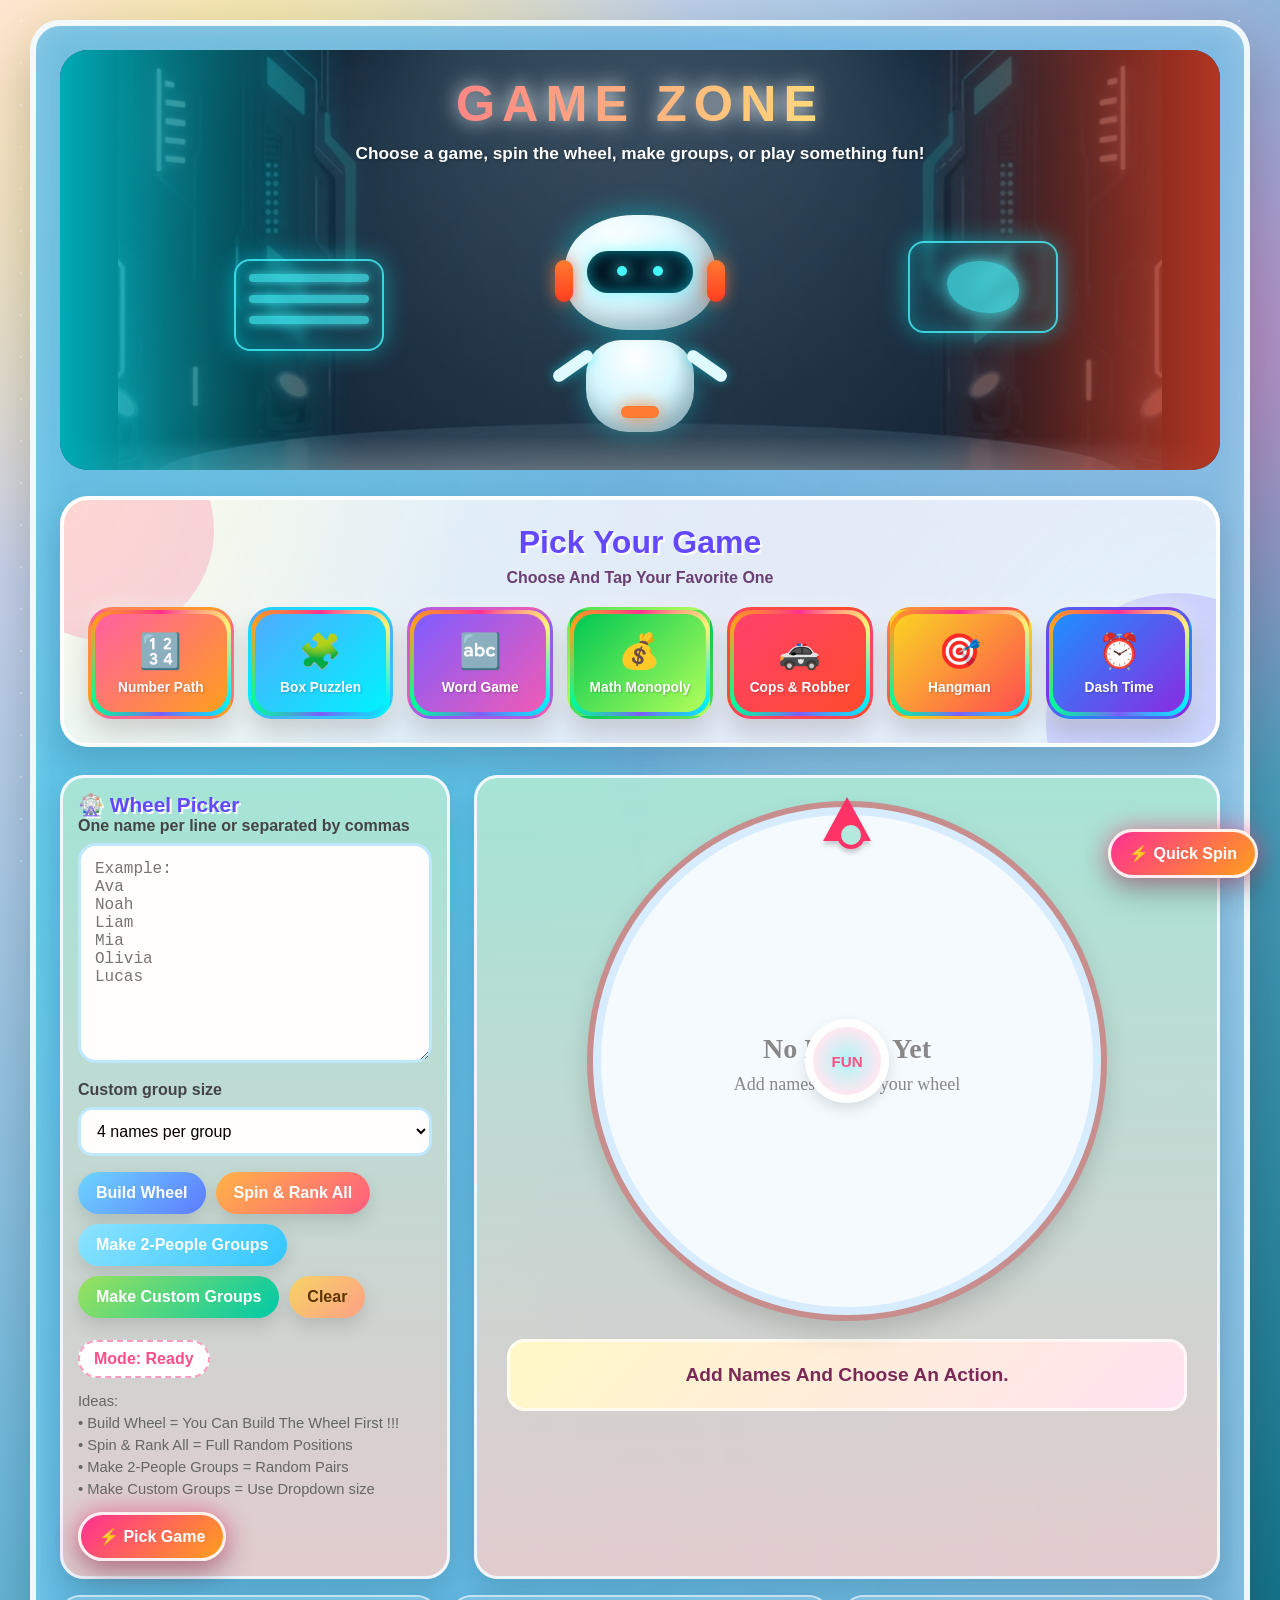
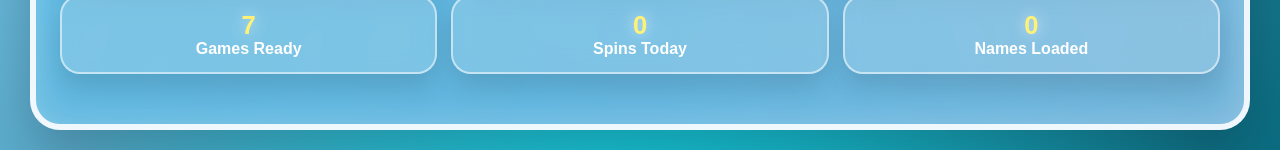
<file: index.html>
<!DOCTYPE html>
<html lang="en">

<head>
    <meta charset="UTF-8" />
    <meta name="viewport" content="width=device-width, initial-scale=1.0" />

    <title>🎮 Game Zone</title>

    <style>
        * {
            box-sizing: border-box;
        }

        html {
            scroll-behavior: smooth;
        }

        body {
            margin: 0;
            font-family: "Trebuchet MS", "Comic Sans MS", sans-serif;
            min-height: 100vh;
            padding: 20px;
            overflow-x: hidden;
            background:
                radial-gradient(circle at 20% 10%, rgba(255, 241, 118, 0.8), transparent 25%),
                radial-gradient(circle at 90% 20%, rgba(255, 111, 183, 0.65), transparent 25%),
                radial-gradient(circle at 50% 90%, rgba(0, 242, 254, 0.75), transparent 35%),
                linear-gradient(135deg, #ffe0f3, #6bb8db, #0a6d82);
        }

        body::before {
            content: "";
            position: fixed;
            inset: 0;
            pointer-events: none;
            background-image:
                radial-gradient(circle, rgba(255, 255, 255, .75) 1px, transparent 1px),
                radial-gradient(circle, rgba(0, 242, 254, .45) 1px, transparent 1px);
            background-size: 42px 42px, 70px 70px;
            animation: bgSparkle 18s linear infinite;
            opacity: .55;
            z-index: 0;
        }

        @keyframes bgSparkle {
            from {
                background-position: 0 0, 0 0;
            }

            to {
                background-position: 240px 300px, -260px 220px;
            }
        }

        .app {
            position: relative;
            z-index: 1;
            width: 100%;
            max-width: 1220px;
            margin: 0 auto;
            background: rgba(108, 179, 223, 0.9);
            border-radius: 30px;
            padding: 24px;
            box-shadow:
                0 22px 55px rgba(0, 0, 0, 0.22),
                inset 0 0 35px rgba(255, 255, 255, .25);
            border: 6px solid rgba(255, 255, 255, 0.9);
            overflow: hidden;
        }

        .app::before {
            content: "";
            position: absolute;
            inset: -120px;
            background: conic-gradient(from 0deg,
                    transparent,
                    rgba(255, 255, 255, .22),
                    transparent,
                    rgba(0, 242, 254, .22),
                    transparent);
            animation: appGlowSpin 12s linear infinite;
            z-index: -1;
        }

        @keyframes appGlowSpin {
            to {
                transform: rotate(360deg);
            }
        }

        /* .bot-hero {
            position: relative;
            min-height: 420px;
            margin-bottom: 26px;
            border-radius: 28px;
            overflow: hidden;
            background:
                radial-gradient(circle at 50% 44%, rgba(113, 50, 216, 0.34), transparent 34%),
                radial-gradient(circle at 75% 55%, rgba(255, 79, 135, 0.28), transparent 30%),
                linear-gradient(135deg, #030712, #081827 48%, #eedc66);
            border: 4px solid rgba(255, 255, 255, 0.85);
            box-shadow:
                0 18px 40px rgba(0, 0, 0, 0.35),
                inset 0 0 45px rgba(0, 242, 254, 0.16);
        } */


        /* .bot-hero {
            position: relative;
            min-height: 420px;
            margin-bottom: 26px;
            border-radius: 28px;
            overflow: hidden;
            background:
                linear-gradient(rgba(3, 7, 18, 0.72), rgba(3, 7, 18, 0.78)),
                url("images/IMG_0612.jpeg"),
                radial-gradient(circle at 50% 44%, rgba(0, 242, 254, 0.34), transparent 34%),
                radial-gradient(circle at 75% 55%, rgba(255, 79, 135, 0.28), transparent 30%),
                linear-gradient(135deg, #030712, #081827 48%, #1d0811);
            background-size: cover, cover, auto, auto, auto;
            background-position: center, center, center, center, center;
            border: 4px solid rgba(255, 255, 255, 0.85);
            box-shadow:
                0 18px 40px rgba(0, 0, 0, 0.35),
                inset 0 0 45px rgba(0, 242, 254, 0.16);
        } */


        .bot-hero {
            position: relative;
            min-height: 420px;
            margin-bottom: 26px;
            border-radius: 28px;
            overflow: hidden;

            background:
                linear-gradient(rgba(3, 7, 18, 0.65), rgba(3, 7, 18, 0.7)),
                url("IMG_0612.jpeg");

            background-size: 90% auto;
            background-repeat: no-repeat;
            background-position: center;

            background-color: #030712;
            /* fills empty space */
        }




        */ .bot-hero::before {
            content: "";
            position: absolute;
            inset: 0;
            background:
                linear-gradient(90deg, transparent, rgba(0, 242, 254, 0.18), transparent),
                repeating-linear-gradient(0deg,
                    transparent 0px,
                    transparent 24px,
                    rgba(255, 255, 255, 0.04) 25px);
            animation: scanMove 3.8s linear infinite;
        }

        @keyframes scanMove {
            from {
                transform: translateX(-45%);
            }

            to {
                transform: translateX(45%);
            }
        }

        .tech-lines {
            position: absolute;
            inset: 0;
            background:
                linear-gradient(90deg, #00f2fe, transparent 25%, transparent 75%, #ff4b2b),
                linear-gradient(180deg, transparent 92%, rgba(255, 255, 255, .3));
            opacity: .7;
        }

        .bot-text {
            position: absolute;
            top: 24px;
            width: 100%;
            text-align: center;
            z-index: 20;
            padding: 0 14px;
        }

        .title {
            text-align: center;
            font-size: 3.15rem;
            margin: 0 0 10px;
            font-weight: 900;
            letter-spacing: 7px;
            background: linear-gradient(90deg, #ff2f92, #fff176, #00f2fe, #7f5cff, #ff2f92);
            background-size: 300% 300%;
            -webkit-background-clip: text;
            background-clip: text;
            color: transparent;
            animation: titleGradient 4s linear infinite, titleBounce 2.4s ease-in-out infinite;
            filter: drop-shadow(0 0 10px rgba(255, 255, 255, .9));
        }

        @keyframes titleGradient {
            0% {
                background-position: 0% 50%;
            }

            100% {
                background-position: 300% 50%;
            }
        }

        @keyframes titleBounce {

            0%,
            100% {
                transform: translateY(0) scale(1);
            }

            50% {
                transform: translateY(-5px) scale(1.03);
            }
        }

        .subtitle {
            text-align: center;
            margin: 0;
            color: #ffffff;
            font-size: 1.08rem;
            font-weight: 900;
            text-shadow: 1px 1px 3px rgba(0, 0, 0, 0.35);
            animation: softGlowText 2.5s ease-in-out infinite alternate;
        }

        @keyframes softGlowText {
            from {
                text-shadow: 0 0 8px rgba(255, 255, 255, .55), 1px 1px 3px rgba(0, 0, 0, .25);
            }

            to {
                text-shadow: 0 0 20px rgba(255, 255, 255, 1), 0 0 28px rgba(0, 242, 254, .75);
            }
        }

        .hero-badges {
            position: absolute;
            left: 50%;
            top: 95px;
            transform: translateX(-50%);
            display: flex;
            flex-wrap: wrap;
            gap: 10px;
            justify-content: center;
            z-index: 22;
            width: 90%;
        }

        .hero-badge {
            padding: 8px 14px;
            border-radius: 999px;
            font-weight: 900;
            color: #dffaff;
            background: rgba(255, 255, 255, .1);
            border: 1px solid rgba(69, 247, 255, .5);
            box-shadow: 0 0 18px rgba(0, 242, 254, .22);
            backdrop-filter: blur(8px);
            font-size: .85rem;
        }

        .bot-scene {
            position: absolute;
            inset: 135px 0 0;
            display: flex;
            align-items: center;
            justify-content: center;
            perspective: 900px;
        }

        .bot {
            position: relative;
            width: 175px;
            height: 225px;
            animation: botFloat 3s ease-in-out infinite;
            transform-style: preserve-3d;
            z-index: 5;
        }

        @keyframes botFloat {

            0%,
            100% {
                transform: translateY(0) rotateY(-8deg);
            }

            50% {
                transform: translateY(-16px) rotateY(8deg);
            }
        }

        .bot-head {
            position: relative;
            width: 150px;
            height: 115px;
            margin: 0 auto;
            border-radius: 46% 46% 42% 42%;
            background:
                radial-gradient(circle at 35% 25%, #ffffff, #dff9ff 42%, #a6c8d9 100%);
            box-shadow:
                inset -10px -12px 20px rgba(0, 0, 0, 0.16),
                0 0 30px rgba(0, 242, 254, 0.45);
        }

        .bot-face {
            position: absolute;
            left: 22px;
            right: 22px;
            top: 36px;
            height: 42px;
            border-radius: 26px;
            background: linear-gradient(135deg, #03131f, #06293a);
            box-shadow:
                inset 0 0 14px rgba(0, 242, 254, 0.5),
                0 0 18px rgba(0, 242, 254, 0.45);
        }

        .eye {
            position: absolute;
            top: 15px;
            width: 10px;
            height: 10px;
            border-radius: 50%;
            background: #45f7ff;
            box-shadow: 0 0 14px #45f7ff;
            animation: blink 3s infinite;
        }

        .left-eye {
            left: 30px;
        }

        .right-eye {
            right: 30px;
        }

        @keyframes blink {

            0%,
            92%,
            100% {
                transform: scaleY(1);
            }

            95% {
                transform: scaleY(0.15);
            }
        }

        .ear {
            position: absolute;
            top: 45px;
            width: 18px;
            height: 42px;
            border-radius: 999px;
            background: linear-gradient(#ff7b31, #ff3d1f);
            box-shadow: 0 0 16px rgba(255, 90, 40, .8);
        }

        .left-ear {
            left: -10px;
        }

        .right-ear {
            right: -10px;
        }

        .bot-body {
            position: relative;
            width: 108px;
            height: 92px;
            margin: 10px auto 0;
            border-radius: 35px 35px 42px 42px;
            background:
                radial-gradient(circle at 45% 20%, #ffffff, #d8f8ff 45%, #8ab6c8 100%);
            box-shadow:
                inset -8px -10px 16px rgba(0, 0, 0, 0.13),
                0 0 24px rgba(0, 242, 254, 0.35);
        }

        .bot-body::before,
        .bot-body::after {
            content: "";
            position: absolute;
            top: 20px;
            width: 46px;
            height: 12px;
            border-radius: 999px;
            background: #dffaff;
            box-shadow: 0 0 12px rgba(0, 242, 254, .5);
        }

        .bot-body::before {
            left: -36px;
            transform: rotate(-35deg);
        }

        .bot-body::after {
            right: -36px;
            transform: rotate(35deg);
        }

        .bot-glow {
            position: absolute;
            left: 50%;
            bottom: 14px;
            width: 38px;
            height: 12px;
            transform: translateX(-50%);
            border-radius: 999px;
            background: #ff7b31;
            box-shadow: 0 0 18px #ff7b31;
        }

        .holo-screen {
            position: absolute;
            width: 150px;
            height: 92px;
            border: 2px solid rgba(69, 247, 255, 0.8);
            border-radius: 16px;
            background: rgba(0, 242, 254, 0.08);
            box-shadow:
                inset 0 0 18px rgba(0, 242, 254, 0.25),
                0 0 24px rgba(0, 242, 254, 0.45);
            backdrop-filter: blur(4px);
            animation: holoFloat 3.4s ease-in-out infinite;
        }

        .screen-one {
            left: 15%;
            top: 74px;
        }

        .screen-two {
            right: 14%;
            top: 56px;
            animation-delay: .5s;
        }

        @keyframes holoFloat {

            0%,
            100% {
                transform: translateY(0) rotateY(18deg);
            }

            50% {
                transform: translateY(-12px) rotateY(-8deg);
            }
        }

        .holo-screen span {
            display: block;
            height: 8px;
            margin: 13px;
            border-radius: 999px;
            background: rgba(69, 247, 255, 0.65);
            box-shadow: 0 0 10px rgba(69, 247, 255, 0.8);
        }

        .mini-map {
            width: 72px;
            height: 52px;
            margin: 18px auto;
            border-radius: 45% 55% 40% 60%;
            background: rgba(69, 247, 255, 0.65);
            box-shadow: 0 0 18px rgba(69, 247, 255, 0.9);
            animation: mapPulse 1.6s ease-in-out infinite alternate;
        }

        @keyframes mapPulse {
            from {
                transform: scale(.92);
                opacity: .65;
            }

            to {
                transform: scale(1.08);
                opacity: 1;
            }
        }

        /* .stats-strip {
            display: grid;
            grid-template-columns: repeat(3, 1fr);
            gap: 14px;
            margin: -4px 0 26px;
        }

        .stat-card {
            padding: 14px;
            border-radius: 20px;
            text-align: center;
            font-weight: 900;
            color: #ffffff;
            background: rgba(255, 255, 255, .18);
            border: 2px solid rgba(255, 255, 255, .55);
            box-shadow: 0 12px 25px rgba(0, 0, 0, .12);
            backdrop-filter: blur(10px);
        }

        .stat-card strong {
            display: block;
            font-size: 1.6rem;
            color: #fff176;
            text-shadow: 0 0 14px rgba(255, 255, 255, .7);
        } */

        .game-home {
            margin: 10px auto 28px;
            padding: 24px;
            border-radius: 28px;
            background:
                linear-gradient(135deg, rgba(255, 255, 255, .82), rgba(255, 241, 252, .78)),
                radial-gradient(circle at top left, #fff176, transparent 35%),
                radial-gradient(circle at bottom right, #7afcff, transparent 35%);
            border: 4px solid rgba(255, 255, 255, .95);
            box-shadow: 0 15px 35px rgba(0, 0, 0, .14);
            text-align: center;
            position: relative;
            overflow: hidden;
        }

        .game-home::before {
            content: "";
            position: absolute;
            width: 220px;
            height: 220px;
            background: rgba(255, 79, 135, 0.22);
            border-radius: 50%;
            top: -80px;
            left: -70px;
            animation: bubbleMove 6s ease-in-out infinite alternate;
        }

        .game-home::after {
            content: "";
            position: absolute;
            width: 260px;
            height: 260px;
            background: rgba(100, 72, 255, 0.18);
            border-radius: 50%;
            bottom: -110px;
            right: -90px;
            animation: bubbleMove 7s ease-in-out infinite alternate-reverse;
        }

        @keyframes bubbleMove {
            from {
                transform: translateY(0) scale(1);
            }

            to {
                transform: translateY(18px) scale(1.08);
            }
        }

        .game-home-content {
            position: relative;
            z-index: 2;
        }

        .game-home h2,
        .panel h2 {
            margin: 0;
            font-size: 2rem;
            color: #6448ff;
            text-shadow: 2px 2px 0 #fff;
            animation: headingPulse 2s ease-in-out infinite;
        }

        .panel h2 {
            margin-top: 0;
            font-size: 1.3rem;
        }

        @keyframes headingPulse {

            0%,
            100% {
                transform: scale(1);
                filter: drop-shadow(0 0 4px rgba(255, 255, 255, .8));
            }

            50% {
                transform: scale(1.04);
                filter: drop-shadow(0 0 14px rgba(255, 79, 135, .8));
            }
        }

        .game-home p {
            margin: 8px 0 20px;
            font-weight: 900;
            color: #6b3f72;
        }

        .game-grid {
            display: grid;
            grid-template-columns: repeat(7, 1fr);
            gap: 14px;
        }

        .game-card {
            position: relative;
            overflow: hidden;
            min-height: 112px;
            border-radius: 24px;
            text-decoration: none;
            color: #ffffff;
            font-size: 2.15rem;
            font-weight: 900;
            display: flex;
            flex-direction: column;
            align-items: center;
            justify-content: center;
            border: 3px solid transparent;
            background-clip: padding-box;
            box-shadow:
                0 12px 22px rgba(0, 0, 0, .16),
                0 0 18px rgba(255, 255, 255, .65);
            animation: floatCard 3s ease-in-out infinite, glowCard 2.2s ease-in-out infinite alternate;
            transition: transform .22s ease, box-shadow .22s ease, filter .22s ease;
            isolation: isolate;
        }

        .game-card::after {
            content: "";
            position: absolute;
            inset: -5px;
            border-radius: 28px;
            background: conic-gradient(from 0deg,
                    #ff2f92,
                    #fff176,
                    #00f2fe,
                    #7f5cff,
                    #00ff99,
                    #ff9f1c,
                    #ff2f92);
            z-index: -2;
            animation: spinBorder 2.8s linear infinite;
        }

        .game-card::before {
            content: "";
            position: absolute;
            inset: 4px;
            border-radius: 20px;
            background: inherit;
            z-index: -1;
        }

        .game-card span {
            font-size: .86rem;
            line-height: 1.1;
            margin-top: 8px;
            text-shadow: 1px 1px 2px rgba(0, 0, 0, .22);
        }

        .game-card:hover {
            transform: translateY(-8px) scale(1.06) rotate(-1deg);
            box-shadow:
                0 18px 34px rgba(0, 0, 0, .22),
                0 0 28px rgba(255, 255, 255, .95),
                0 0 38px rgba(255, 79, 135, .55);
            filter: saturate(1.18);
        }

        .game-grid:hover .game-card:not(:hover) {
            opacity: .72;
            transform: scale(.96);
        }

        @keyframes spinBorder {
            to {
                transform: rotate(360deg);
            }
        }

        @keyframes glowCard {
            from {
                box-shadow:
                    0 12px 22px rgba(0, 0, 0, .16),
                    0 0 12px rgba(255, 255, 255, .45);
            }

            to {
                box-shadow:
                    0 16px 28px rgba(0, 0, 0, .22),
                    0 0 24px rgba(255, 255, 255, .95),
                    0 0 34px rgba(0, 242, 254, .55);
            }
        }

        .game-card:nth-child(1) {
            background: linear-gradient(135deg, #ff5fa2, #ff9f1c);
        }

        .game-card:nth-child(2) {
            background: linear-gradient(135deg, #4facfe, #00f2fe);
            animation-delay: .15s;
        }

        .game-card:nth-child(3) {
            background: linear-gradient(135deg, #7f5cff, #f15bb5);
            animation-delay: .3s;
        }

        .game-card:nth-child(4) {
            background: linear-gradient(135deg, #00c853, #b2ff59);
            animation-delay: .45s;
        }

        .game-card:nth-child(5) {
            background: linear-gradient(135deg, #ff416c, #ff4b2b);
            animation-delay: .6s;
        }

        .game-card:nth-child(6) {
            background: linear-gradient(135deg, #f9d423, #ff4e50);
            animation-delay: .75s;
        }

        .game-card:nth-child(7) {
            background: linear-gradient(135deg, #1e90ff, #8a2be2);
            animation-delay: .9s;
        }

        @keyframes floatCard {

            0%,
            100% {
                transform: translateY(0);
            }

            50% {
                transform: translateY(-5px);
            }
        }

        .layout {
            display: grid;
            grid-template-columns: 390px 1fr;
            gap: 24px;
            align-items: start;
        }

        .panel {
            background: linear-gradient(180deg, rgba(169, 230, 213, .95), rgba(233, 204, 204, .95));
            border-radius: 24px;
            padding: 18px;
            box-shadow:
                inset 0 0 0 3px #f1f7ff,
                0 12px 30px rgba(0, 0, 0, .12);
            position: relative;
        }

        label {
            display: block;
            margin-bottom: 8px;
            font-weight: 700;
            color: #444;
        }

        textarea {
            width: 100%;
            height: 220px;
            resize: vertical;
            border: 3px solid #bfe8ff;
            border-radius: 18px;
            padding: 14px;
            font-size: 1rem;
            outline: none;
            background: #fffefc;
        }

        textarea:focus,
        select:focus {
            border-color: #ff92c2;
            box-shadow: 0 0 0 5px rgba(255, 146, 194, 0.18);
            outline: none;
        }

        select {
            width: 100%;
            border: 3px solid #bfe8ff;
            border-radius: 14px;
            padding: 12px;
            font-size: 1rem;
            background: #fffefc;
        }

        .settings-grid {
            display: grid;
            gap: 12px;
            margin-top: 14px;
        }

        .btn-row {
            display: flex;
            flex-wrap: wrap;
            gap: 10px;
            margin-top: 16px;
        }

        button {
            border: none;
            border-radius: 999px;
            padding: 12px 18px;
            font-size: 1rem;
            font-weight: 800;
            cursor: pointer;
            transition: transform .15s ease, box-shadow .15s ease;
            box-shadow: 0 8px 18px rgba(0, 0, 0, .12);
        }

        button:hover {
            transform: translateY(-2px) scale(1.02);
            box-shadow: 0 12px 25px rgba(0, 0, 0, .2);
        }

        button:active {
            transform: scale(.98);
        }

        .btn-build {
            background: linear-gradient(135deg, #6dd5ff, #5d7bff);
            color: white;
        }

        .btn-spin {
            background: linear-gradient(135deg, #ffb347, #ff5e7e);
            color: white;
        }

        .btn-pairs {
            background: linear-gradient(135deg, #8ee3ff, #31c6ff);
            color: white;
        }

        .btn-group {
            background: linear-gradient(135deg, #9be15d, #00c9a7);
            color: white;
        }

        .btn-clear {
            background: linear-gradient(135deg, #f6d365, #fda085);
            color: #5a3500;
        }

        .small-note {
            font-size: .92rem;
            color: #666;
            margin-top: 12px;
            line-height: 1.5;
        }

        .wheel-area {
            display: flex;
            flex-direction: column;
            align-items: center;
            min-height: 100%;
        }

        .wheel-wrap {
            position: relative;
            width: 520px;
            max-width: 100%;
            aspect-ratio: 1 / 1;
            display: flex;
            align-items: center;
            justify-content: center;
            margin-top: 8px;
        }

        .wheel-wrap.spinning-glow canvas {
            box-shadow:
                0 0 25px rgba(255, 255, 255, .9),
                0 0 45px rgba(0, 242, 254, .8),
                0 0 65px rgba(255, 79, 135, .55);
        }

        .pointer {
            position: absolute;
            top: -4px;
            left: 50%;
            transform: translateX(-50%);
            width: 0;
            height: 0;
            border-left: 24px solid transparent;
            border-right: 24px solid transparent;
            border-bottom: 44px solid #ff3366;
            z-index: 10;
            filter: drop-shadow(0 4px 2px rgba(0, 0, 0, .18));
        }

        .pointer::after {
            content: "";
            position: absolute;
            top: 24px;
            left: -10px;
            width: 20px;
            height: 20px;
            background: #b4eade;
            border-radius: 50%;
            border: 4px solid #ff3366;
        }

        canvas {
            width: 100%;
            height: 100%;
            border-radius: 50%;
            background: #c88e8e;
            box-shadow: 0 12px 25px rgba(0, 0, 0, .14);
            transition: box-shadow .25s ease;
        }

        .center-dot {
            position: absolute;
            width: 84px;
            height: 84px;
            background: radial-gradient(circle, #b1f5f6 0%, #ffe7f1 70%, #ffc1d8 100%);
            border-radius: 50%;
            border: 8px solid white;
            box-shadow: 0 6px 14px rgba(0, 0, 0, .12);
            display: flex;
            align-items: center;
            justify-content: center;
            font-weight: 900;
            color: #ff4f87;
            text-align: center;
            z-index: 5;
            font-size: .95rem;
            pointer-events: none;
        }

        .spin-chant {
            margin-top: 14px;
            font-size: 1.45rem;
            font-weight: 900;
            color: #ff4f87;
            display: none;
            animation: bounceText .6s infinite alternate;
            text-shadow: 1px 1px 0 #fff;
            text-align: center;
        }

        @keyframes bounceText {
            from {
                transform: translateY(0px) scale(1);
            }

            to {
                transform: translateY(-8px) scale(1.08);
            }
        }

        .result-box {
            margin-top: 18px;
            min-height: 72px;
            width: min(680px, 100%);
            background: linear-gradient(135deg, #fff8c5, #ffe2f0);
            border-radius: 18px;
            display: flex;
            align-items: center;
            justify-content: center;
            text-align: center;
            padding: 14px 18px;
            font-size: 1.2rem;
            font-weight: 900;
            color: #7a2957;
            box-shadow: inset 0 0 0 3px rgba(255, 255, 255, .7);
        }

        .name-count {
            margin-top: 10px;
            font-size: .98rem;
            font-weight: 700;
            color: #555;
        }

        .output {
            margin-top: 18px;
            width: 100%;
            max-width: 860px;
        }

        .rank-list,
        .group-list {
            display: grid;
            gap: 12px;
        }

        .rank-item {
            background: linear-gradient(135deg, #fff6a8, #ffd9ec);
            border-radius: 16px;
            padding: 12px 16px;
            font-weight: 800;
            color: #56384d;
            box-shadow: 0 8px 16px rgba(0, 0, 0, .08);
            text-align: left;
            font-size: 1.05rem;
        }

        .group-card {
            background: linear-gradient(135deg, #dff9ff, #f7e8ff);
            border-radius: 20px;
            padding: 16px;
            box-shadow: 0 8px 16px rgba(0, 0, 0, .08);
            text-align: left;
        }

        .group-title {
            font-size: 1.2rem;
            color: #5b45d6;
            margin-bottom: 10px;
            font-weight: 900;
        }

        .group-members {
            display: flex;
            flex-wrap: wrap;
            gap: 10px;
        }

        .member-pill {
            background: white;
            border: 2px solid #d7c8ff;
            border-radius: 999px;
            padding: 8px 12px;
            font-weight: 700;
            color: #4a4a4a;
        }

        .mode-badge {
            display: inline-block;
            margin-top: 12px;
            background: #fff;
            border: 2px dashed #ff9bc3;
            color: #ff4f87;
            font-weight: 900;
            border-radius: 999px;
            padding: 8px 14px;
        }

        .quick-spin {
            position: fixed;
            right: 22px;
            bottom: 22px;
            z-index: 50;
            border: 3px solid rgba(255, 255, 255, .9);
            background: linear-gradient(135deg, #ff2f92, #ff9f1c);
            color: white;
            box-shadow:
                0 14px 30px rgba(0, 0, 0, .25),
                0 0 25px rgba(255, 79, 135, .65);
            animation: quickPulse 1.8s ease-in-out infinite;
        }

        .quick-spin2 {
            /* position: center; */
            margin-top: 12px;
            left: 22px;
            bottom: 22px;
            z-index: 50;
            border: 3px solid rgba(255, 255, 255, .9);
            background: linear-gradient(135deg, #ff2f92, #ff9f1c);
            color: white;
            box-shadow:
                0 14px 30px rgba(0, 0, 0, .25),
                0 0 25px rgba(255, 79, 135, .65);
            animation: quickPulse 1.8s ease-in-out infinite;
        }

        @keyframes quickPulse {

            0%,
            100% {
                transform: scale(1);
            }

            50% {
                transform: scale(1.06);
            }
        }

        .confetti-layer {
            position: fixed;
            inset: 0;
            pointer-events: none;
            overflow: hidden;
            z-index: 999;
        }

        .confetti-piece {
            position: absolute;
            width: 10px;
            height: 16px;
            border-radius: 4px;
            animation: confettiFall 1.5s ease-out forwards;
        }

        @keyframes confettiFall {
            0% {
                transform: translateY(-30px) rotate(0deg);
                opacity: 1;
            }

            100% {
                transform: translateY(100vh) rotate(540deg);
                opacity: 0;
            }
        }

        @media (max-width: 950px) {
            .layout {
                grid-template-columns: 1fr;
            }

            .wheel-wrap {
                width: 100%;
                max-width: 430px;
            }

            .game-grid {
                grid-template-columns: repeat(2, 1fr);
            }

            .game-card {
                min-height: 96px;
            }

            .game-home h2 {
                font-size: 1.55rem;
            }

            .stats-strip {
                grid-template-columns: 1fr;
            }
        }

        @media (max-width: 700px) {
            .bot-hero {
                min-height: 390px;
            }

            .title {
                font-size: 2rem;
                letter-spacing: 3px;
            }

            .subtitle {
                font-size: .9rem;
            }

            .hero-badges {
                top: 88px;
            }

            .bot-scene {
                inset: 145px 0 0;
            }

            .bot {
                transform: scale(.82);
            }

            .screen-one {
                left: 4%;
                width: 105px;
                height: 72px;
            }

            .screen-two {
                right: 4%;
                width: 105px;
                height: 72px;
            }
        }

        @media (max-width: 520px) {
            body {
                padding: 10px;
            }

            .app {
                padding: 14px;
                border-radius: 22px;
            }

            .title {
                font-size: 1.75rem;
                letter-spacing: 2px;
            }

            .game-grid {
                grid-template-columns: 1fr;
            }

            .game-card {
                min-height: 86px;
            }

            .btn-row button {
                width: 100%;
            }

            .quick-spin {
                right: 12px;
                bottom: 12px;
                padding: 11px 14px;
            }

            .quick-spin2 {
                left: 12px;
                bottom: 12px;
                padding: 11px 14px;
            }
        }

        .stats-strip {
            display: grid;
            grid-template-columns: repeat(3, 1fr);
            gap: 14px;
            margin: -4px 0 26px;
        }

        .stat-card {
            margin-top: 20px;
            padding: 14px;
            border-radius: 20px;
            text-align: center;
            font-weight: 900;
            color: #ffffff;
            background: rgba(255, 255, 255, .18);
            border: 2px solid rgba(255, 255, 255, .55);
            box-shadow: 0 12px 25px rgba(0, 0, 0, .12);
            backdrop-filter: blur(10px);
        }

        .stat-card strong {
            display: block;
            font-size: 1.6rem;
            color: #fff176;
            text-shadow: 0 0 14px rgba(255, 255, 255, .7);
        }
    </style>
</head>

<body>
    <div class="confetti-layer" id="confettiLayer"></div>

    <button class="quick-spin" id="quickSpinBtn">⚡ Quick Spin</button>

    <div class="app">

        <section class="bot-hero">
            <div class="tech-lines"></div>

            <div class="bot-text">
                <h1 class="title">GAME ZONE</h1>
                <p class="subtitle">Choose a game, spin the wheel, make groups, or play something fun!</p>
            </div>

            <!-- <div class="hero-badges">
        <div class="hero-badge">🎮 7 Mini Games</div>
        <div class="hero-badge">🎡 Smart Picker</div>
        <div class="hero-badge">✨ Premium Fun Mode</div>
      </div> -->

            <div class="bot-scene">
                <div class="bot" id="bot">
                    <div class="bot-head">
                        <div class="bot-face">
                            <span class="eye left-eye"></span>
                            <span class="eye right-eye"></span>
                        </div>
                        <div class="ear left-ear"></div>
                        <div class="ear right-ear"></div>
                    </div>

                    <div class="bot-body">
                        <div class="bot-glow"></div>
                    </div>
                </div>

                <div class="holo-screen screen-one">
                    <span></span>
                    <span></span>
                    <span></span>
                </div>

                <div class="holo-screen screen-two">
                    <div class="mini-map"></div>
                </div>
            </div>
        </section>

        <!-- <section class="stats-strip">
            <div class="stat-card">
                <strong id="gamesCount">7</strong>
                Games Ready
            </div>

            <div class="stat-card">
                <strong id="spinCount">0</strong>
                Spins Today
            </div>

            <div class="stat-card">
                <strong id="namesStat">0</strong>
                Names Loaded
            </div>
        </section> -->

        <section class="game-home">
            <div class="game-home-content">
                <!-- <h2>Pick Your Game</h2> -->

                <!-- Your section -->
                <section id="pick-your-game">
                    <h2>Pick Your Game</h2>
                    <!-- content -->
                </section>


                <p> Choose And Tap Your Favorite One </p>

                <div class="game-grid">
                    <a class="game-card" href="numberpath.html">
                        🔢
                        <span>Number Path</span>
                    </a>

                    <a class="game-card" href="box-puzzle.html">
                        🧩
                        <span>Box Puzzlen</span>
                    </a>

                    <a class="game-card" href="word_game.html">
                        🔤
                        <span>Word Game</span>
                    </a>

                    <a class="game-card" href="math_monopoly.html">
                        💰
                        <span>Math Monopoly</span>
                    </a>

                    <a class="game-card" href="copsandrobber.html">
                        🚓
                        <span>Cops & Robber</span>
                    </a>

                    <a class="game-card" href="hangman.html">
                        🎯
                        <span>Hangman</span>
                    </a>

                    <a class="game-card" href="dash_time.html">
                        ⏰
                        <span>Dash Time</span>
                    </a>
                </div>
            </div>
        </section>

        <div class="layout">
            <!-- <button class="quick-spin2" id="quickSpin2Btn">⚡ Quick Spin2</button> -->
            <div class="panel">
                <h2>🎡 Wheel Picker</h2>

                <label for="namesInput">One name per line or separated by commas</label>
                <textarea id="namesInput" placeholder="Example:
Ava
Noah
Liam
Mia
Olivia
Lucas"></textarea>



                <div class="settings-grid">
                    <div>
                        <label for="groupSize">Custom group size</label>
                        <select id="groupSize">
                            <option value="2">2 names per group</option>
                            <option value="3">3 names per group</option>
                            <option value="4" selected>4 names per group</option>
                            <option value="5">5 names per group</option>
                            <option value="6">6 names per group</option>
                        </select>
                    </div>
                </div>

                <div class="btn-row">
                    <button class="btn-build" id="buildBtn">Build Wheel</button>
                    <button class="btn-spin" id="spinRankBtn">Spin & Rank All</button>
                    <button class="btn-pairs" id="pairsBtn">Make 2-People Groups</button>
                    <button class="btn-group" id="groupBtn">Make Custom Groups</button>
                    <button class="btn-clear" id="clearBtn">Clear</button>
                </div>

                <div class="name-count" id="nameCount"></div>
                <div class="mode-badge" id="modeBadge">Mode: Ready</div>



                <div class="small-note">
                    Ideas:<br>
                    • Build Wheel = You Can Build The Wheel First !!! <br>
                    • Spin & Rank All = Full Random Positions<br>
                    • Make 2-People Groups = Random Pairs<br>
                    • Make Custom Groups = Use Dropdown size<br>
                    <!-- • Example: 12 names + pair mode = 6 groups of 2 -->
                </div>
                <button class="quick-spin2" id="quickSpin2Btn">⚡ Pick Game </button>


            </div>



            <div class="panel wheel-area">
                <div class="wheel-wrap" id="wheelWrap">
                    <div class="pointer"></div>
                    <canvas id="wheelCanvas" width="520" height="520"></canvas>
                    <div class="center-dot">FUN</div>
                </div>

                <div id="spinChant" class="spin-chant">🎶 Iny meeny miny mo...</div>

                <div class="result-box" id="resultBox">Add Names And Choose An Action.</div>

                <div class="output" id="outputArea"></div>
            </div>
        </div>


        <section class="stats-strip">
            <div class="stat-card">
                <strong id="gamesCount">7</strong>
                Games Ready
            </div>

            <div class="stat-card">
                <strong id="spinCount">0</strong>
                Spins Today
            </div>

            <div class="stat-card">
                <strong id="namesStat">0</strong>
                Names Loaded
            </div>

        </section>
    </div>

    <script>
        const canvas = document.getElementById("wheelCanvas");
        const ctx = canvas.getContext("2d");

        const namesInput = document.getElementById("namesInput");
        const buildBtn = document.getElementById("buildBtn");
        const spinRankBtn = document.getElementById("spinRankBtn");
        const pairsBtn = document.getElementById("pairsBtn");
        const groupBtn = document.getElementById("groupBtn");
        const clearBtn = document.getElementById("clearBtn");
        const resultBox = document.getElementById("resultBox");
        const nameCount = document.getElementById("nameCount");
        const outputArea = document.getElementById("outputArea");
        const groupSizeSelect = document.getElementById("groupSize");
        const modeBadge = document.getElementById("modeBadge");
        const spinChant = document.getElementById("spinChant");

        const wheelWrap = document.getElementById("wheelWrap");
        const quickSpinBtn = document.getElementById("quickSpinBtn");
        const quickSpin2Btn = document.getElementById("quickSpin2Btn");
        const confettiLayer = document.getElementById("confettiLayer");
        const spinCount = document.getElementById("spinCount");
        const namesStat = document.getElementById("namesStat");
        const bot = document.getElementById("bot");

        let names = [];
        let currentAngle = 0;
        let isSpinning = false;
        let animationFrameId = null;
        let pendingAction = null;
        let totalSpins = 0;

        const colors = [
            "#ff7eb9", "#7afcff", "#feff9c", "#fff740",
            "#baffc9", "#ffb3ba", "#a0c4ff", "#ffd6a5",
            "#caffbf", "#9bf6ff", "#fbc4ff", "#fdffb6",
            "#bdb2ff", "#ffc6ff", "#caffbf", "#f1c0e8"
        ];

        function scrollToResultOnMobile() {
            // if (window.innerWidth < 768) {
                const section = document.getElementById("outputArea");
                section.scrollIntoView({ behavior: "smooth", block: "start" });
            // }
        }

        function getNamesFromInput() {
            return namesInput.value
                .split(/[\n,]+/)
                .map(name => name.trim())
                .filter(name => name.length > 0);
        }

        function updateNames() {
            names = getNamesFromInput();
            // nameCount.textContent = `Names loaded: ${names.length}`;
            namesStat.textContent = names.length;
            return names;
        }

        namesInput.addEventListener("input", updateNames);

        function shuffleArray(arr) {
            const copy = [...arr];

            for (let i = copy.length - 1; i > 0; i--) {
                const j = Math.floor(Math.random() * (i + 1));
                [copy[i], copy[j]] = [copy[j], copy[i]];
            }

            return copy;
        }

        function normalizeAngle(angle) {
            angle = angle % (Math.PI * 2);
            return angle < 0 ? angle + Math.PI * 2 : angle;
        }

        function getPointerIndex() {
            if (names.length === 0) return -1;

            const arc = (Math.PI * 2) / names.length;
            const pointerAngle = Math.PI * 1.5;

            const angleAtPointer = normalizeAngle(pointerAngle - currentAngle);
            return Math.floor(angleAtPointer / arc);
        }

        function getRankingFromWheelPointer() {
            const pointerIndex = getPointerIndex();

            if (pointerIndex < 0) {
                return [];
            }

            const ranking = [];

            for (let i = 0; i < names.length; i++) {
                ranking.push(names[(pointerIndex + i) % names.length]);
            }

            return ranking;
        }

        function fitText(text, maxWidth, initialSize) {
            let size = initialSize;

            ctx.font = `bold ${size}px Trebuchet MS`;

            while (ctx.measureText(text).width > maxWidth && size > 10) {
                size--;
                ctx.font = `bold ${size}px Trebuchet MS`;
            }

            return size;
        }

        function drawWheel() {
            const w = canvas.width;
            const h = canvas.height;
            const cx = w / 2;
            const cy = h / 2;
            const radius = Math.min(cx, cy) - 10;

            ctx.clearRect(0, 0, w, h);

            if (names.length === 0) {
                ctx.beginPath();
                ctx.arc(cx, cy, radius, 0, Math.PI * 2);
                ctx.fillStyle = "#f5faff";
                ctx.fill();
                ctx.lineWidth = 8;
                ctx.strokeStyle = "#d7ecff";
                ctx.stroke();

                ctx.fillStyle = "#888";
                ctx.font = "bold 28px Trebuchet MS";
                ctx.textAlign = "center";
                ctx.textBaseline = "middle";
                ctx.fillText("No Names Yet", cx, cy - 10);

                ctx.font = "18px Trebuchet MS";
                ctx.fillText("Add names to build your wheel", cx, cy + 24);
                return;
            }

            const arc = (Math.PI * 2) / names.length;

            for (let i = 0; i < names.length; i++) {
                const startAngle = currentAngle + i * arc;
                const endAngle = startAngle + arc;

                ctx.beginPath();
                ctx.moveTo(cx, cy);
                ctx.arc(cx, cy, radius, startAngle, endAngle);
                ctx.closePath();
                ctx.fillStyle = colors[i % colors.length];
                ctx.fill();

                ctx.lineWidth = 3;
                ctx.strokeStyle = "#ffffff";
                ctx.stroke();

                ctx.save();
                ctx.translate(cx, cy);
                ctx.rotate(startAngle + arc / 2);

                const text = names[i];
                const textRadius = radius * 0.63;
                const maxTextWidth = radius * 0.35;

                let fontSize = 20;

                if (names.length > 20) {
                    fontSize = 12;
                } else if (names.length > 12) {
                    fontSize = 15;
                } else if (names.length > 8) {
                    fontSize = 17;
                }

                fontSize = fitText(text, maxTextWidth, fontSize);

                ctx.fillStyle = "#333";
                ctx.font = `bold ${fontSize}px Trebuchet MS`;
                ctx.textAlign = "right";
                ctx.textBaseline = "middle";
                ctx.fillText(text, textRadius, 0);

                ctx.restore();
            }

            ctx.beginPath();
            ctx.arc(cx, cy, radius, 0, Math.PI * 2);
            ctx.lineWidth = 8;
            ctx.strokeStyle = "#ffffff";
            ctx.stroke();
        }

        function buildWheel() {
            updateNames();

            if (names.length < 2) {
                alert("Please enter at least 2 names.");
                return;
            }

            resultBox.textContent = "Wheel is ready. Choose an action.";
            outputArea.innerHTML = "";
            modeBadge.textContent = "Mode: Ready";
            drawWheel();
        }

        function getOrdinal(n) {
            if (n % 100 >= 11 && n % 100 <= 13) return n + "th";

            switch (n % 10) {
                case 1:
                    return n + "st";
                case 2:
                    return n + "nd";
                case 3:
                    return n + "rd";
                default:
                    return n + "th";
            }
        }

        function updateSpinCounter() {
            totalSpins++;
            spinCount.textContent = totalSpins;
        }

        function spinThenRun(actionName, callback) {
            if (isSpinning) return;

            updateNames();

            if (names.length < 2) {
                alert("Please enter at least 2 names.");
                return;
            }

            isSpinning = true;
            pendingAction = callback;
            modeBadge.textContent = `Mode: ${actionName}`;

            if (actionName === "Ranking") {
                resultBox.textContent = "Spinning... then making full random positions 🎡";
            } else if (actionName === "Pairs") {
                resultBox.textContent = "Spinning... then making 2-people groups 🎡";
            } else {
                resultBox.textContent = "Spinning... then making custom groups 🎡";
            }

            spinChant.style.display = "block";
            wheelWrap.classList.add("spinning-glow");
            updateSpinCounter();

            const extraSpins = 5 + Math.random() * 4;
            const randomStop = Math.random() * Math.PI * 2;
            const startAngle = currentAngle;
            const targetAngle = currentAngle + extraSpins * Math.PI * 2 + randomStop;
            const duration = 4200;
            const startTime = performance.now();

            function animate(now) {
                const elapsed = now - startTime;
                const t = Math.min(elapsed / duration, 1);
                const easeOut = 1 - Math.pow(1 - t, 4);

                currentAngle = startAngle + (targetAngle - startAngle) * easeOut;
                drawWheel();

                if (t < 1) {
                    animationFrameId = requestAnimationFrame(animate);
                } else {
                    currentAngle = normalizeAngle(currentAngle);
                    drawWheel();
                    isSpinning = false;
                    spinChant.style.display = "none";
                    wheelWrap.classList.remove("spinning-glow");

                    if (pendingAction) {
                        pendingAction();
                    }

                    launchConfetti();
                }
            }

            cancelAnimationFrame(animationFrameId);
            animationFrameId = requestAnimationFrame(animate);
        }

        function showRanking() {
            const finalRanking = getRankingFromWheelPointer();
            const medals = ["🥇", "🥈", "🥉"];

            let html = '<div class="rank-list">';

            finalRanking.forEach((name, index) => {
                const rankNum = index + 1;

                const rankLabel = index < 3
                    ? medals[index] + " " + getOrdinal(rankNum)
                    : "⭐ " + getOrdinal(rankNum);

                html += `
      <div class="rank-item">
        ${rankLabel} — ${escapeHtml(name)}
      </div>
    `;
            });

            html += "</div>";
            outputArea.innerHTML = html;

            if (finalRanking.length > 0) {
                resultBox.textContent = `Pointer picked ${finalRanking[0]} as 1st!`;
            } else {
                resultBox.textContent = "Here is the full random order for all names!";
            }
        }

        function makeGroupsBySize(size, labelText) {
            const shuffled = shuffleArray(names);
            const groups = [];

            for (let i = 0; i < shuffled.length; i += size) {
                groups.push(shuffled.slice(i, i + size));
            }

            let html = '<div class="group-list">';

            groups.forEach((group, index) => {
                html += `
      <div class="group-card">
        <div class="group-title">🎈 ${labelText} ${index + 1}</div>
        <div class="group-members">
          ${group.map(name => `<div class="member-pill">${escapeHtml(name)}</div>`).join("")}
        </div>
      </div>
    `;
            });

            html += "</div>";
            outputArea.innerHTML = html;

            resultBox.textContent =
                `Done! ${groups.length} ${labelText.toLowerCase()}${groups.length > 1 ? "s" : ""} created.`;
        }

        function makePairs() {
            makeGroupsBySize(2, "Pair");
        }

        function makeCustomGroups() {
            const size = parseInt(groupSizeSelect.value, 10);
            makeGroupsBySize(size, "Group");
        }

        function escapeHtml(text) {
            const div = document.createElement("div");
            div.textContent = text;
            return div.innerHTML;
        }

        function clearAll() {
            cancelAnimationFrame(animationFrameId);

            names = [];
            currentAngle = 0;
            isSpinning = false;
            pendingAction = null;

            namesInput.value = "";
            nameCount.textContent = "";
            namesStat.textContent = "0";
            modeBadge.textContent = "Mode: Ready";
            resultBox.textContent = "Add names and choose an action.";
            outputArea.innerHTML = "";
            spinChant.style.display = "none";
            wheelWrap.classList.remove("spinning-glow");

            drawWheel();
        }

        function launchConfetti() {
            const confettiColors = [
                "#ff2f92",
                "#fff176",
                "#00f2fe",
                "#7f5cff",
                "#00ff99",
                "#ff9f1c"
            ];

            for (let i = 0; i < 70; i++) {
                const piece = document.createElement("span");
                piece.className = "confetti-piece";
                piece.style.left = Math.random() * 100 + "vw";
                piece.style.top = "-20px";
                piece.style.background = confettiColors[Math.floor(Math.random() * confettiColors.length)];
                piece.style.animationDelay = Math.random() * 0.35 + "s";
                piece.style.animationDuration = 1.1 + Math.random() * 0.9 + "s";
                piece.style.transform = `rotate(${Math.random() * 360}deg)`;

                confettiLayer.appendChild(piece);

                setTimeout(() => {
                    piece.remove();
                }, 2300);
            }
        }

        function botTiltEffect(event) {
            const rect = bot.getBoundingClientRect();
            const x = event.clientX - rect.left;
            const y = event.clientY - rect.top;

            const rotateY = ((x / rect.width) - 0.5) * 20;
            const rotateX = -((y / rect.height) - 0.5) * 12;

            bot.style.transform = `rotateX(${rotateX}deg) rotateY(${rotateY}deg)`;
        }

        function resetBotTilt() {
            bot.style.transform = "";
        }

        bot.addEventListener("mousemove", botTiltEffect);
        bot.addEventListener("mouseleave", resetBotTilt);

        // buildBtn.addEventListener("click", buildWheel);

        // spinRankBtn.addEventListener("click", () => {
        //     spinThenRun("Ranking", showRanking);
        // });

        // pairsBtn.addEventListener("click", () => {
        //     spinThenRun("Pairs", makePairs);
        // });

        // groupBtn.addEventListener("click", () => {
        //     spinThenRun("Grouping", makeCustomGroups);
        // });

        buildBtn.addEventListener("click", () => {
            buildWheel();
            if(window.innerWidth < 768){
                scrollToResultOnMobile();
            }
            
        });

        spinRankBtn.addEventListener("click", () => {
            spinThenRun("Ranking", () => {
                showRanking();
                scrollToResultOnMobile();
            });
        });

        pairsBtn.addEventListener("click", () => {
            spinThenRun("Pairs", () => {
                makePairs();
                scrollToResultOnMobile();
            });
        });

        groupBtn.addEventListener("click", () => {
            spinThenRun("Grouping", () => {
                makeCustomGroups();
                scrollToResultOnMobile();
            });
        });

        clearBtn.addEventListener("click", clearAll);

        /* Updated Quick Spin behavior */
        quickSpinBtn.addEventListener("click", () => {
            const wheelSection = document.querySelector(".layout");
            const rect = wheelSection.getBoundingClientRect();

            const userIsInWheelSection =
                rect.top < window.innerHeight * 0.45 &&
                rect.bottom > window.innerHeight * 0.45;

            if (!userIsInWheelSection) {
                wheelSection.scrollIntoView({
                    behavior: "smooth",
                    block: "start"
                });
                return;
            }

            spinThenRun("Ranking", showRanking);
        });

        document.getElementById('quickSpin2Btn').addEventListener('click', function () {
            const section = document.getElementById('pick-your-game');
            section.scrollIntoView({
                behavior: 'smooth',
                block: 'start'
            });
        });

        drawWheel();
        updateNames();
    </script>
</body>

</html>
</file>
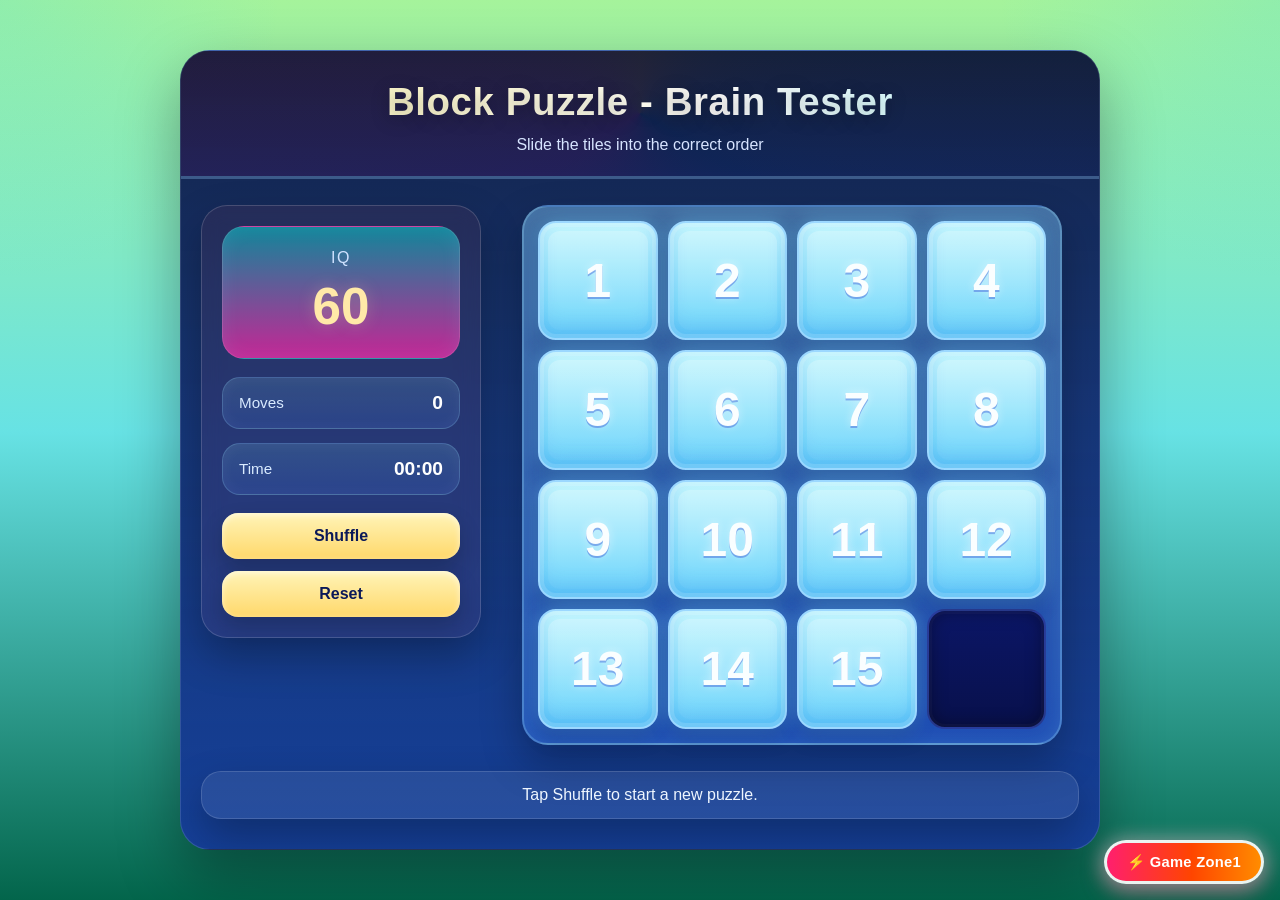
<file: box-puzzlen.html>
<!DOCTYPE html>
<html lang="en">

<head>
    <meta charset="UTF-8" />
    <meta name="viewport" content="width=device-width, initial-scale=1.0" />
    <title>Sliding IQ Puzzle</title>
    <link rel="stylesheet" href="stylebx.css" />
    <link rel="stylesheet" href="gamezone.css">
</head>

<body>
    <a href="index.html#pick-your-game" class="game-zone-wrap">
        <div class="game-zone-inner">⚡ Game Zone1</div>
    </a>
    <div class="game-shell">
        <header class="top-banner">
            <h1>Block Puzzle - Brain Tester</h1>
            <p class="subtitle">Slide the tiles into the correct order</p>
        </header>

        <main class="game-area">
            <section class="score-panel">
                <div class="iq-box">
                    <span class="iq-label">IQ</span>
                    <span class="iq-value" id="iqValue">56</span>
                </div>

                <div class="stats">
                    <div class="stat-card">
                        <span class="label">Moves</span>
                        <span id="moveCount">0</span>
                    </div>
                    <div class="stat-card">
                        <span class="label">Time</span>
                        <span id="timer">00:00</span>
                    </div>
                </div>

                <div class="controls">
                    <button id="shuffleBtn">Shuffle</button>
                    <button id="resetBtn">Reset</button>
                </div>
            </section>

            <section class="board-wrap">
                <div class="board" id="board"></div>
            </section>

            <section class="message-panel">
                <p id="message">Tap a tile next to the empty space to move it.</p>
            </section>
        </main>
    </div>

    <script src="scriptbx.js"></script>
</body>

</html>
</file>
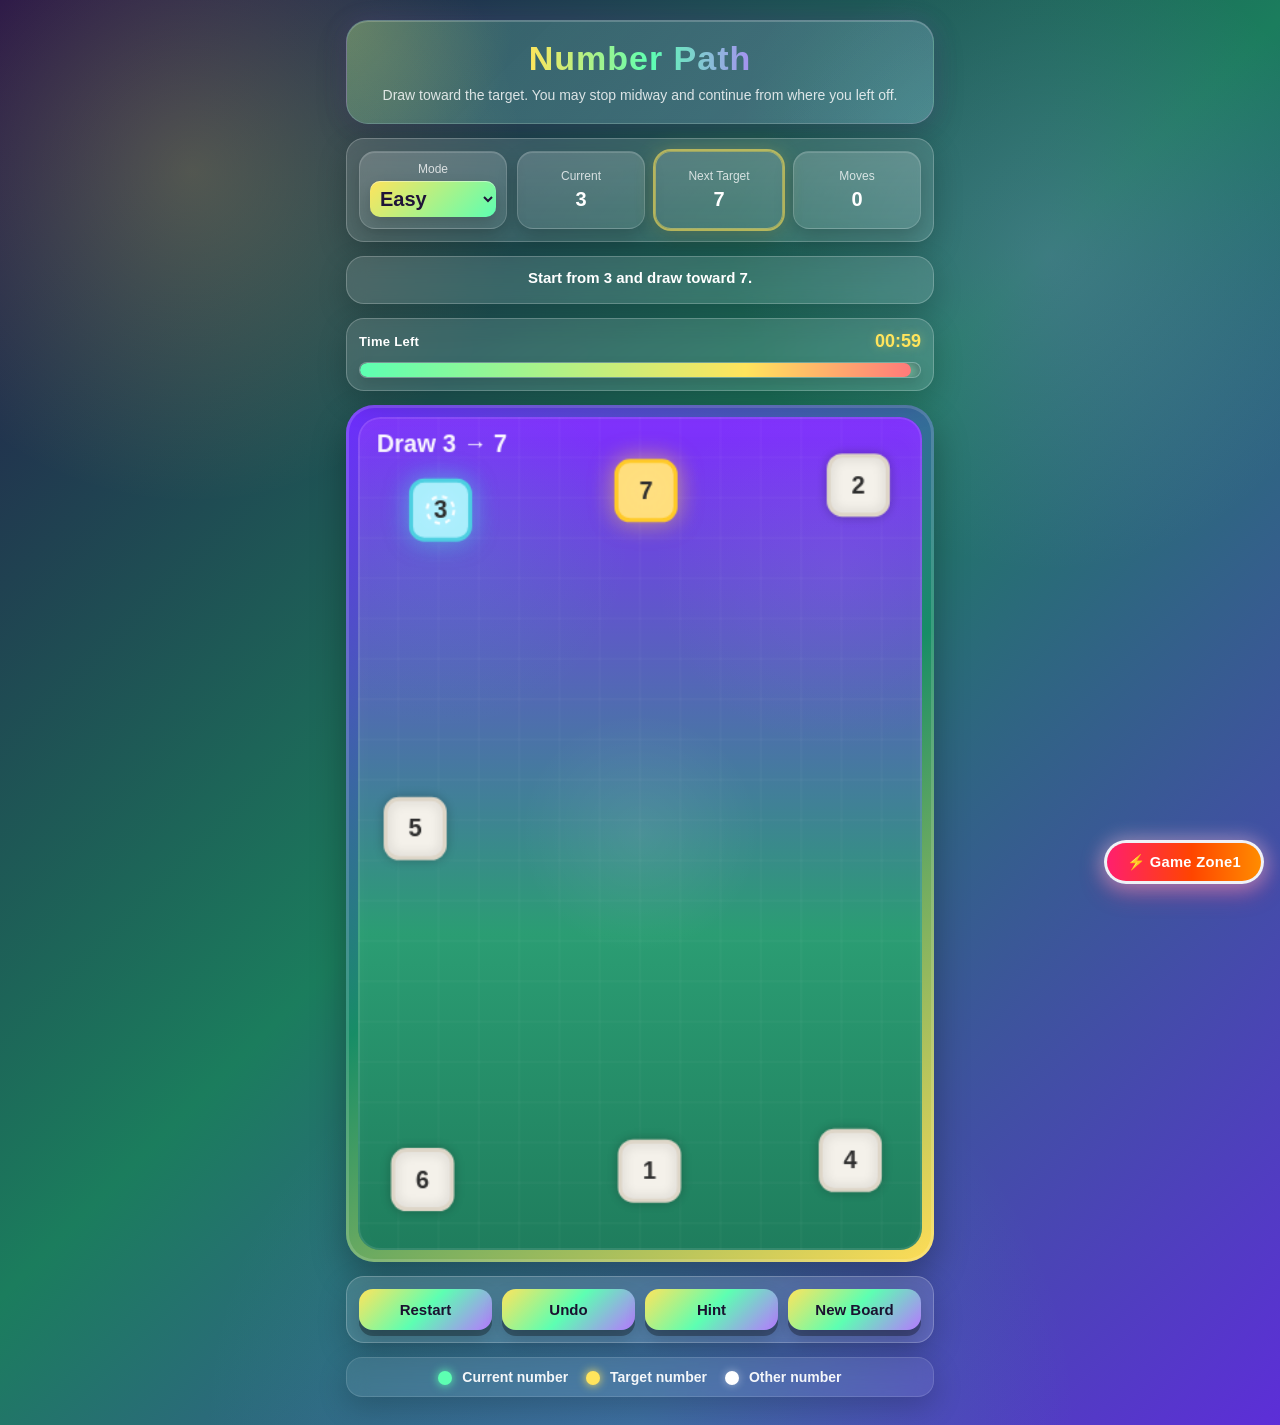
<file: numberpath.html>
<!DOCTYPE html>
<html lang="en">

<head>
    <meta charset="UTF-8" />
    <meta name="viewport" content="width=device-width, initial-scale=1.0" />
    <title>Number Path - Checkpoint Pen Mode</title>
    <link rel="stylesheet" href="style.css" />
    <link rel="stylesheet" href="gamezone.css">
</head>

<body>
    <a href="index.html#pick-your-game" class="game-zone-wrap">
        <div class="game-zone-inner">⚡ Game Zone1</div>
    </a>
    <div class="app">
        <!-- <button class="game-zone" id="gamezone"> ⚡ Game Zone </button> -->
        <!-- <button id="gamezone" class="game-zone" onclick="location.href='index.html#pick-your-game'">
            ⚡ Game Zone
        </button> -->
        <header class="topbar">
            <div class="title-box">
                <h1>Number Path</h1>
                <p>Draw toward the target. You may stop midway and continue from where you left off.</p>
            </div>
        </header>

        <section class="panel info-panel">
            <div class="info-card">
                <span class="label">Mode</span>
                <select id="modeSelect">
                    <option value="easy">Easy</option>
                    <option value="medium">Medium</option>
                    <option value="hard">Hard</option>
                    <option value="expert">Very Hard</option>
                </select>
            </div>

            <div class="info-card">
                <span class="label">Current</span>
                <span id="currentNode">-</span>
            </div>

            <div class="info-card highlight">
                <span class="label">Next Target</span>
                <span id="nextTarget">-</span>
            </div>

            <div class="info-card">
                <span class="label">Moves</span>
                <span id="moveCount">0</span>
            </div>
        </section>

        <section class="panel message-panel">
            <div id="messageBox">Start from the blue point and draw toward the yellow target.</div>
        </section>



        <section class="panel timer-panel">
            <div class="timer-top">
                <span class="timer-label">Time Left</span>
                <span id="timerText">02:00</span>
            </div>
            <div class="timer-bar-wrap">
                <div id="timerBar"></div>
            </div>
        </section>

        <section class="game-shell">
            <canvas id="gameCanvas" width="420" height="620"></canvas>
        </section>

        <section class="panel controls">
            <button id="restartBtn">Restart</button>
            <button id="undoBtn">Undo</button>
            <button id="hintBtn">Hint</button>
            <button id="newBoardBtn">New Board</button>
        </section>

        <section class="panel legend">
            <div><span class="dot current-dot"></span> Current number</div>
            <div><span class="dot target-dot"></span> Target number</div>
            <div><span class="dot normal-dot"></span> Other number</div>
        </section>
    </div>

    <script src="script6.js"></script>
</body>

</html>
</file>
<file: stylebx.css>
* {
  box-sizing: border-box;
  margin: 0;
  padding: 0;
  -webkit-tap-highlight-color: transparent;
}

:root {
  --bg1: #a5f39b;
  --bg2: #67e2e4;
  --bg3: #03654b;
  --panel: rgba(225, 82, 82, 0.08);
  --panel-border: rgba(255, 255, 255, 0.16);
  --text: #ffffff;
  --muted: #d7e4ff;
  --gold: #ffe9a8;
  --tile1: #9befff;
  --tile2: #65d8ff;
  --tile3: #0d747d;
  --tile-border: #9cd8ff;
  --empty: #0a4f60;
  --shadow: 0 18px 40px rgba(0, 0, 0, 0.28);
  --glow: 0 0 20px rgba(123, 223, 255, 0.45);
  --radius-lg: 26px;
  --radius-md: 18px;
  --radius-sm: 14px;
}

body {
  min-height: 100vh;
  font-family: Arial, Helvetica, sans-serif;
  color: var(--text);
  background:
    radial-gradient(circle at top left, rgba(55, 213, 248, 0.18), transparent 18%),
    radial-gradient(circle at top right, rgba(55, 213, 248, 0.18), transparent 18%),
    linear-gradient(180deg, var(--bg1) 0%, var(--bg2) 48%, var(--bg3) 100%);
  display: flex;
  align-items: center;
  justify-content: center;
  padding: 20px;
}

.game-shell {
  width: min(100%, 920px);
  border-radius: 30px;
  overflow: hidden;
  background: linear-gradient(180deg, rgba(4, 12, 60, 0.9), rgba(22, 56, 160, 0.88));
  border: 1px solid rgba(255, 255, 255, 0.12);
  box-shadow: 0 25px 60px rgba(0, 0, 0, 0.35);
}

.top-banner {
  text-align: center;
  padding: 28px 20px 22px;
  background: linear-gradient(180deg, rgba(2, 6, 40, 0.98), rgba(4, 12, 70, 0.92));
  border-bottom: 3px solid rgba(132, 194, 255, 0.45);
  position: relative;
  overflow: hidden;
}

.top-banner::before {
  content: "";
  position: absolute;
  inset: -40%;
  background: conic-gradient(
    from 0deg,
    rgba(255, 235, 151, 0.12),
    rgba(111, 243, 255, 0.1),
    rgba(255, 163, 228, 0.12),
    rgba(255, 235, 151, 0.12)
  );
  animation: bannerGlowSpin 8s linear infinite;
  pointer-events: none;
}

.top-banner > * {
  position: relative;
  z-index: 1;
}

.top-banner h1 {
  font-size: clamp(1.6rem, 3vw, 2.4rem);
  line-height: 1.2;
  letter-spacing: 0.6px;
  font-weight: 800;
  text-transform: capitalize;
  background: linear-gradient(
    90deg,
    #fff7b2 0%,
    #ffffff 20%,
    #8ff7ff 40%,
    #ffd1f3 60%,
    #fff7b2 80%,
    #ffffff 100%
  );
  background-size: 300% auto;
  -webkit-background-clip: text;
  -webkit-text-fill-color: transparent;
  background-clip: text;
  color: transparent;
  text-shadow: 0 4px 18px rgba(0, 0, 0, 0.28);
  animation: titleGradientMove 4s linear infinite, titleFloat 2.4s ease-in-out infinite;
}

.subtitle {
  margin-top: 10px;
  color: var(--muted);
  font-size: 1rem;
}

.game-area {
  padding: 26px 20px 30px;
  display: grid;
  grid-template-columns: 280px 1fr;
  gap: 24px;
  align-items: start;
}

.score-panel {
  background: var(--panel);
  border: 1px solid var(--panel-border);
  border-radius: var(--radius-lg);
  padding: 20px;
  box-shadow: var(--shadow);
  backdrop-filter: blur(10px);
}

.iq-box {
  background: linear-gradient(180deg, #12869a, #c52695);
  border: 1px solid rgba(255, 255, 255, 0.14);
  border-radius: 22px;
  padding: 22px 18px;
  text-align: center;
  box-shadow: inset 0 0 18px rgba(122, 220, 255, 0.12);
}

.iq-label {
  display: block;
  font-size: 1rem;
  letter-spacing: 1.5px;
  color: #cfe2ff;
  margin-bottom: 10px;
}

.iq-value {
  display: block;
  font-size: clamp(2.2rem, 5vw, 3.2rem);
  font-weight: 800;
  color: var(--gold);
  text-shadow: 0 0 16px rgba(255, 233, 168, 0.25);
}

.stats {
  margin-top: 18px;
  display: grid;
  gap: 14px;
}

.stat-card {
  background: linear-gradient(180deg, rgba(130, 230, 255, 0.14), rgba(70, 133, 255, 0.14));
  border: 1px solid rgba(165, 225, 255, 0.22);
  border-radius: var(--radius-md);
  padding: 14px 16px;
  display: flex;
  align-items: center;
  justify-content: space-between;
  box-shadow: inset 0 0 16px rgba(255, 255, 255, 0.05);
}

.stat-card .label {
  color: #d9ebff;
  font-size: 0.95rem;
}

.stat-card span:last-child {
  font-size: 1.2rem;
  font-weight: 700;
  color: #ffffff;
}

.controls {
  margin-top: 18px;
  display: grid;
  gap: 12px;
}

.controls button {
  border: none;
  border-radius: 16px;
  padding: 14px 16px;
  font-size: 1rem;
  font-weight: 700;
  cursor: pointer;
  color: #0b1858;
  background: linear-gradient(180deg, #fff4b8, #ffd86a);
  box-shadow:
    0 10px 22px rgba(0, 0, 0, 0.2),
    inset 0 2px 6px rgba(255, 255, 255, 0.55);
  transition: transform 0.18s ease, box-shadow 0.18s ease, filter 0.18s ease;
}

.controls button:hover {
  transform: translateY(-2px);
  filter: brightness(1.04);
}

.controls button:active {
  transform: translateY(1px) scale(0.99);
}

.board-wrap {
  display: flex;
  justify-content: center;
  align-items: center;
}

.board {
  width: min(92vw, 540px);
  aspect-ratio: 1 / 1;
  display: grid;
  grid-template-columns: repeat(4, 1fr);
  gap: 10px;
  padding: 14px;
  border-radius: 26px;
  background: linear-gradient(180deg, rgba(129, 196, 255, 0.38), rgba(40, 95, 223, 0.45));
  border: 2px solid rgba(155, 228, 255, 0.34);
  box-shadow:
    var(--shadow),
    inset 0 0 24px rgba(140, 230, 255, 0.18);
}

.tile {
  border: 2px solid var(--tile-border);
  border-radius: 18px;
  background: linear-gradient(180deg, rgba(197, 248, 255, 0.98), rgba(101, 216, 255, 0.95));
  color: #f9feff;
  font-size: clamp(1.7rem, 4vw, 3rem);
  font-weight: 800;
  display: flex;
  align-items: center;
  justify-content: center;
  cursor: pointer;
  user-select: none;
  position: relative;
  box-shadow:
    inset 0 0 0 4px rgba(255, 255, 255, 0.14),
    inset 0 -12px 18px rgba(47, 95, 217, 0.18),
    0 10px 18px rgba(5, 20, 90, 0.28),
    var(--glow);
  text-shadow:
    0 2px 0 rgba(64, 110, 220, 0.6),
    0 0 10px rgba(255, 255, 255, 0.45);
  transition: transform 0.16s ease, filter 0.16s ease, box-shadow 0.16s ease;
}

.tile:hover {
  transform: translateY(-2px) scale(1.02);
  filter: brightness(1.03);
}

.tile:active {
  transform: scale(0.98);
}

.tile::before {
  content: "";
  position: absolute;
  inset: 8px;
  border-radius: 12px;
  background: linear-gradient(180deg, rgba(255, 255, 255, 0.22), rgba(255, 255, 255, 0.04));
  pointer-events: none;
}

.tile.empty {
  background: linear-gradient(180deg, #0b1666, #08104b);
  border: 2px solid rgba(95, 132, 255, 0.35);
  box-shadow:
    inset 0 0 18px rgba(0, 0, 0, 0.4),
    inset 0 0 0 3px rgba(255, 255, 255, 0.03);
  cursor: default;
}

.tile.empty::before {
  display: none;
}

.message-panel {
  grid-column: 1 / -1;
  margin-top: 2px;
  background: rgba(255, 255, 255, 0.08);
  border: 1px solid rgba(255, 255, 255, 0.14);
  border-radius: 20px;
  padding: 14px 16px;
  text-align: center;
  color: #eef6ff;
  box-shadow: var(--shadow);
}

.win {
  animation: winPulse 0.8s ease-in-out infinite alternate;
}

@keyframes titleGradientMove {
  0% {
    background-position: 0% center;
  }
  100% {
    background-position: 300% center;
  }
}

@keyframes titleFloat {
  0%,
  100% {
    transform: translateY(0px);
    filter: drop-shadow(0 0 8px rgba(255, 244, 184, 0.25));
  }
  50% {
    transform: translateY(-2px);
    filter: drop-shadow(0 0 16px rgba(143, 247, 255, 0.45));
  }
}

@keyframes bannerGlowSpin {
  0% {
    transform: rotate(0deg);
  }
  100% {
    transform: rotate(360deg);
  }
}

@keyframes winPulse {
  from {
    box-shadow:
      inset 0 0 0 4px rgba(255, 255, 255, 0.14),
      inset 0 -12px 18px rgba(47, 95, 217, 0.18),
      0 10px 18px rgba(5, 20, 90, 0.28),
      0 0 18px rgba(145, 241, 255, 0.45);
  }
  to {
    box-shadow:
      inset 0 0 0 4px rgba(255, 255, 255, 0.14),
      inset 0 -12px 18px rgba(47, 95, 217, 0.18),
      0 10px 18px rgba(5, 20, 90, 0.28),
      0 0 28px rgba(255, 236, 146, 0.75);
  }
}

@media (max-width: 820px) {
  .game-area {
    grid-template-columns: 1fr;
  }

  .score-panel {
    order: 1;
  }

  .board-wrap {
    order: 2;
  }

  .message-panel {
    order: 3;
  }

  .board {
    width: min(94vw, 520px);
  }
}

@media (max-width: 560px) {
  body {
    padding: 10px;
  }

  .game-shell {
    border-radius: 22px;
  }

  .top-banner {
    padding: 22px 14px 18px;
  }

  .top-banner h1 {
    font-size: clamp(1.35rem, 7vw, 1.9rem);
    letter-spacing: 0.4px;
  }

  .subtitle {
    font-size: 0.92rem;
  }

  .game-area {
    padding: 16px 12px 20px;
    gap: 16px;
  }

  .score-panel {
    padding: 16px;
    border-radius: 22px;
  }

  .iq-box {
    padding: 18px 14px;
  }

  .board {
    gap: 8px;
    padding: 10px;
    border-radius: 20px;
  }

  .tile {
    border-radius: 14px;
    font-size: clamp(1.4rem, 7vw, 2.2rem);
  }

  .tile::before {
    inset: 6px;
    border-radius: 10px;
  }

  .controls button {
    padding: 13px 14px;
    font-size: 0.98rem;
  }

  .message-panel {
    border-radius: 16px;
    font-size: 0.95rem;
  }
}
</file>
<file: gamezone.css>
* { box-sizing: border-box; }
html, body { max-width: 100%; overflow-x: hidden; }

.game-zone-wrap {
  position: fixed;
  right: 16px;
  bottom: 16px;
  z-index: 9999;
  padding: 3px;
  border-radius: 28px;
  background: rgba(255, 255, 255, 0.92);
  text-decoration: none;
  display: inline-block;
  cursor: pointer;
  animation: gameZonePulse 1.8s ease-in-out infinite;
  transition: transform 0.18s ease, filter 0.18s ease;
  box-shadow: 0 0 18px 4px rgba(255,255,255,0.28), 0 8px 24px rgba(255,60,120,0.45);
}
.game-zone-wrap:hover {
  transform: scale(1.06) translateY(-2px);
  filter: brightness(1.08);
  animation-play-state: paused;
}
.game-zone-wrap:active {
  transform: scale(0.97);
  animation-play-state: paused;
}
.game-zone-inner {
  display: flex;
  align-items: center;
  justify-content: center;
  gap: 7px;
  min-width: 130px;
  padding: 10px 20px;
  border-radius: 25px;
  background: linear-gradient(90deg, #ff1f6e 0%, #ff4500 55%, #ff8c00 100%);
  color: #ffffff;
  font-family: Arial, Helvetica, sans-serif;
  font-size: 0.92rem;
  font-weight: 800;
  letter-spacing: 0.3px;
  white-space: nowrap;
  user-select: none;
}
@keyframes gameZonePulse {
  0%, 100% {
    transform: scale(1);
    box-shadow: 0 0 14px 3px rgba(255,255,255,0.22), 0 8px 24px rgba(255,60,120,0.45);
  }
  50% {
    transform: scale(1.06);
    box-shadow: 0 0 28px 8px rgba(255,255,255,0.40), 0 10px 34px rgba(255,60,120,0.72);
  }
}
@media (max-width: 520px) {
  .game-zone-wrap { right: 12px; bottom: 12px; padding: 2px; border-radius: 25px; }
  .game-zone-inner { min-width: 115px; padding: 9px 16px; font-size: 0.85rem; border-radius: 15px; }
}
@media (max-width: 380px) {
  .game-zone-wrap { right: 10px; bottom: 10px; }
  .game-zone-inner { min-width: 105px; padding: 8px 14px; font-size: 0.80rem; }
}
</file>
<file: style.css>
* {
    box-sizing: border-box;
    margin: 0;
    padding: 0;
}

:root {
    --bg1: #241047;
    --bg2: #1b7d5d;
    --bg3: #5d2ed8;
    --glow-green: #39f3a6;
    --glow-yellow: #ffe45c;
    --glow-violet: #b678ff;
    --panel: rgba(255, 255, 255, 0.14);
    --panel-border: rgba(255, 255, 255, 0.22);
    --text: #ffffff;
    --muted: rgba(255, 255, 255, 0.82);
    --wood1: #6f2cff;
    --wood2: #178d66;
    --wood3: #ffdd57;
}

html {
    scroll-behavior: smooth;
}

body {
    margin: 0;
    font-family: Arial, Helvetica, sans-serif;
    color: var(--text);
    min-height: 100vh;
    background:
        radial-gradient(circle at 15% 12%, rgba(255, 228, 92, 0.22), transparent 20%),
        radial-gradient(circle at 82% 18%, rgba(182, 120, 255, 0.22), transparent 20%),
        radial-gradient(circle at 50% 100%, rgba(57, 243, 166, 0.18), transparent 28%),
        linear-gradient(135deg, var(--bg1) 0%, var(--bg2) 48%, var(--bg3) 100%);
    overflow-x: hidden;
}

.app {
    width: min(100%, 620px);
    margin: 0 auto;
    padding: 20px 16px 28px;
}

.topbar {
    margin-bottom: 14px;
}

.title-box {
    position: relative;
    padding: 20px 18px 18px;
    border-radius: 22px;
    background:
        linear-gradient(135deg, rgba(57, 243, 166, 0.18), rgba(182, 120, 255, 0.16)),
        rgba(255, 255, 255, 0.08);
    border: 1px solid rgba(255, 255, 255, 0.2);
    box-shadow:
        0 10px 30px rgba(0, 0, 0, 0.22),
        inset 0 1px 0 rgba(255, 255, 255, 0.2),
        0 0 24px rgba(182, 120, 255, 0.16);
    text-align: center;
    display: flex;
    flex-direction: column;
    align-items: center;
    justify-content: center;
    overflow: hidden;
}

.title-box::before {
    content: "";
    position: absolute;
    inset: 0;
    background:
        radial-gradient(circle at top left, rgba(255, 228, 92, 0.20), transparent 28%),
        radial-gradient(circle at bottom right, rgba(57, 243, 166, 0.16), transparent 32%);
    pointer-events: none;
}

.title-box h1 {
    position: relative;
    margin: 0;
    text-align: center;
    font-size: 34px;
    font-weight: 900;
    letter-spacing: 1px;
    line-height: 1.05;
    background: linear-gradient(90deg,
            #ffe45c,
            #5dffb2,
            #b678ff,
            #5dffb2,
            #ffe45c);
    background-size: 220% auto;
    -webkit-background-clip: text;
    background-clip: text;
    color: transparent;
    -webkit-text-fill-color: transparent;
    animation: titleFlow 4s linear infinite, titleGlow 2s ease-in-out infinite alternate;
}

.title-box p {
    position: relative;
    margin-top: 8px;
    color: var(--muted);
    font-size: 14px;
    line-height: 1.45;
    text-align: center;
}

@keyframes titleFlow {
    0% {
        background-position: 0% center;
    }

    100% {
        background-position: 220% center;
    }
}

@keyframes titleGlow {
    0% {
        transform: translateY(0px);
        filter: drop-shadow(0 0 8px rgba(255, 228, 92, 0.2));
    }

    100% {
        transform: translateY(-2px);
        filter: drop-shadow(0 0 18px rgba(182, 120, 255, 0.35));
    }
}

.panel {
    background: rgba(255, 255, 255, 0.12);
    border: 1px solid var(--panel-border);
    border-radius: 18px;
    padding: 12px;
    backdrop-filter: blur(10px);
    -webkit-backdrop-filter: blur(10px);
    box-shadow: 0 10px 30px rgba(0, 0, 0, 0.2);
}

.info-panel {
    display: grid;
    grid-template-columns: repeat(4, 1fr);
    gap: 10px;
    margin-bottom: 14px;
}

.info-card {
    background:
        linear-gradient(180deg, rgba(255, 255, 255, 0.16), rgba(255, 255, 255, 0.08));
    border-radius: 16px;
    padding: 10px;
    text-align: center;
    min-height: 78px;
    display: flex;
    flex-direction: column;
    justify-content: center;
    border: 1px solid rgba(255, 255, 255, 0.16);
    box-shadow:
        inset 0 1px 0 rgba(255, 255, 255, 0.15),
        0 8px 20px rgba(0, 0, 0, 0.2);
}

.info-card.highlight {
    box-shadow:
        0 0 0 2px rgba(255, 228, 92, 0.6),
        0 0 20px rgba(255, 228, 92, 0.25),
        0 8px 20px rgba(0, 0, 0, 0.2);
    border-color: rgba(255, 228, 92, 0.45);
}

.label {
    font-size: 12px;
    margin-bottom: 5px;
    opacity: 0.85;
    color: rgba(255, 255, 255, 0.9);
}

.info-card span:last-child,
.info-card select {
    font-size: 20px;
    font-weight: bold;
}

select {
    background: linear-gradient(135deg, #ffe45c, #5dffb2);
    border-radius: 10px;
    border: none;
    padding: 6px;
    font-weight: bold;
    color: #1f1338;
    outline: none;
    box-shadow:
        inset 0 1px 0 rgba(255, 255, 255, 0.4),
        0 6px 14px rgba(0, 0, 0, 0.16);
}

.message-panel {
    margin-bottom: 14px;
}


.timer-panel {
    margin-bottom: 14px;
}

.timer-top {
    display: flex;
    justify-content: space-between;
    align-items: center;
    margin-bottom: 10px;
    font-weight: 800;
    color: #ffffff;
}

.timer-label {
    font-size: 13px;
    letter-spacing: 0.3px;
}

#timerText {
    font-size: 18px;
    font-weight: 900;
    color: #ffe45c;
    text-shadow: 0 0 10px rgba(255, 228, 92, 0.35);
}

.timer-bar-wrap {
    width: 100%;
    height: 16px;
    border-radius: 999px;
    overflow: hidden;
    background: rgba(255, 255, 255, 0.14);
    border: 1px solid rgba(255, 255, 255, 0.18);
    box-shadow:
        inset 0 2px 8px rgba(0, 0, 0, 0.22),
        0 6px 14px rgba(0, 0, 0, 0.14);
}

#timerBar {
    width: 100%;
    height: 100%;
    border-radius: 999px;
    background: linear-gradient(90deg, #5dffb2 0%, #ffe45c 55%, #ff7a7a 100%);
    box-shadow:
        0 0 10px rgba(93, 255, 178, 0.3),
        0 0 16px rgba(255, 228, 92, 0.22);
    transition: width 1s linear;
}

#messageBox {
    text-align: center;
    font-size: 15px;
    font-weight: bold;
    color: #fff;
    min-height: 22px;
}

.game-shell {
    background: linear-gradient(145deg, var(--wood1), var(--wood2), var(--wood3));
    border-radius: 28px;
    padding: 12px;
    margin-bottom: 14px;
    box-shadow:
        0 15px 35px rgba(0, 0, 0, 0.3),
        inset 0 0 0 3px rgba(255, 255, 255, 0.15);
}

canvas {
    width: 100%;
    height: auto;
    display: block;
    background:
        radial-gradient(circle at center, rgba(255, 255, 255, 0.08), transparent 24%),
        radial-gradient(circle at 15% 15%, rgba(57, 243, 166, 0.10), transparent 22%),
        radial-gradient(circle at 85% 18%, rgba(182, 120, 255, 0.12), transparent 22%),
        linear-gradient(180deg, #7f2dff 0%, #2b9d73 62%, #1f7d5d 100%);
    border-radius: 22px;
    touch-action: none;
    box-shadow:
        inset 0 0 0 2px rgba(255, 255, 255, 0.10),
        inset 0 10px 25px rgba(255, 255, 255, 0.04);
}

.controls {
    display: grid;
    grid-template-columns: repeat(4, 1fr);
    gap: 10px;
    margin-bottom: 14px;
}

button {
    border: none;
    border-radius: 14px;
    padding: 12px;
    font-size: 15px;
    font-weight: bold;
    cursor: pointer;
    background: linear-gradient(135deg, #ffe45c, #5dffb2, #b678ff);
    color: #1a1230;
    box-shadow:
        0 6px 0 rgba(0, 0, 0, 0.3),
        0 10px 20px rgba(0, 0, 0, 0.2);
    transition: transform 0.18s ease, box-shadow 0.18s ease, filter 0.18s ease;
}

button:hover {
    transform: translateY(-2px);
    box-shadow:
        0 10px 0 rgba(0, 0, 0, 0.3),
        0 14px 25px rgba(0, 0, 0, 0.3);
    filter: saturate(1.08);
}

button:active {
    transform: translateY(2px);
    box-shadow:
        0 4px 0 rgba(0, 0, 0, 0.3),
        0 8px 14px rgba(0, 0, 0, 0.18);
}

.legend {
    display: flex;
    gap: 18px;
    justify-content: center;
    flex-wrap: wrap;
    font-size: 14px;
    background: rgba(255, 255, 255, 0.08);
    border-radius: 16px;
    padding: 11px 12px;
    border: 1px solid rgba(255, 255, 255, 0.12);
}

.legend div {
    color: rgba(255, 255, 255, 0.94);
    font-weight: 700;
}

.dot {
    width: 14px;
    height: 14px;
    border-radius: 50%;
    display: inline-block;
    margin-right: 6px;
    vertical-align: middle;
}

.current-dot {
    background: #5dffb2;
    box-shadow: 0 0 10px #5dffb2;
}

.target-dot {
    background: #ffe45c;
    box-shadow: 0 0 10px #ffe45c;
}

.normal-dot {
    background: #ffffff;
    box-shadow: 0 0 8px rgba(255, 255, 255, 0.45);
}

.game-zone {
    position: fixed;
    right: 22px;
    bottom: 22px;
    z-index: 50;
    padding: 12px 20px;
    border-radius: 28px;
    border: 3px solid rgba(255, 255, 255, .9);
    background: linear-gradient(135deg, #ff2f92, #ff9f1c);
    color: white;
    box-shadow:
        0 14px 30px rgba(0, 0, 0, .25),
        0 0 25px rgba(255, 79, 135, .65);
    animation: quickPulse 1.8s ease-in-out infinite;
}

@keyframes quickPulse {

    0%,
    100% {
        transform: scale(1);
    }

    50% {
        transform: scale(1.06);
    }
}

@media (max-width: 520px) {
    .app {
        padding: 16px 12px 24px;
    }

    .info-panel {
        grid-template-columns: repeat(2, 1fr);
    }

    .controls {
        grid-template-columns: repeat(2, 1fr);
    }

    .title-box h1 {
        font-size: 28px;
    }

    .title-box p {
        font-size: 13px;
    }

    .game-zone {
        right: 12px;
        bottom: 12px;
        padding: 11px 14px;
    }
}
</file>
